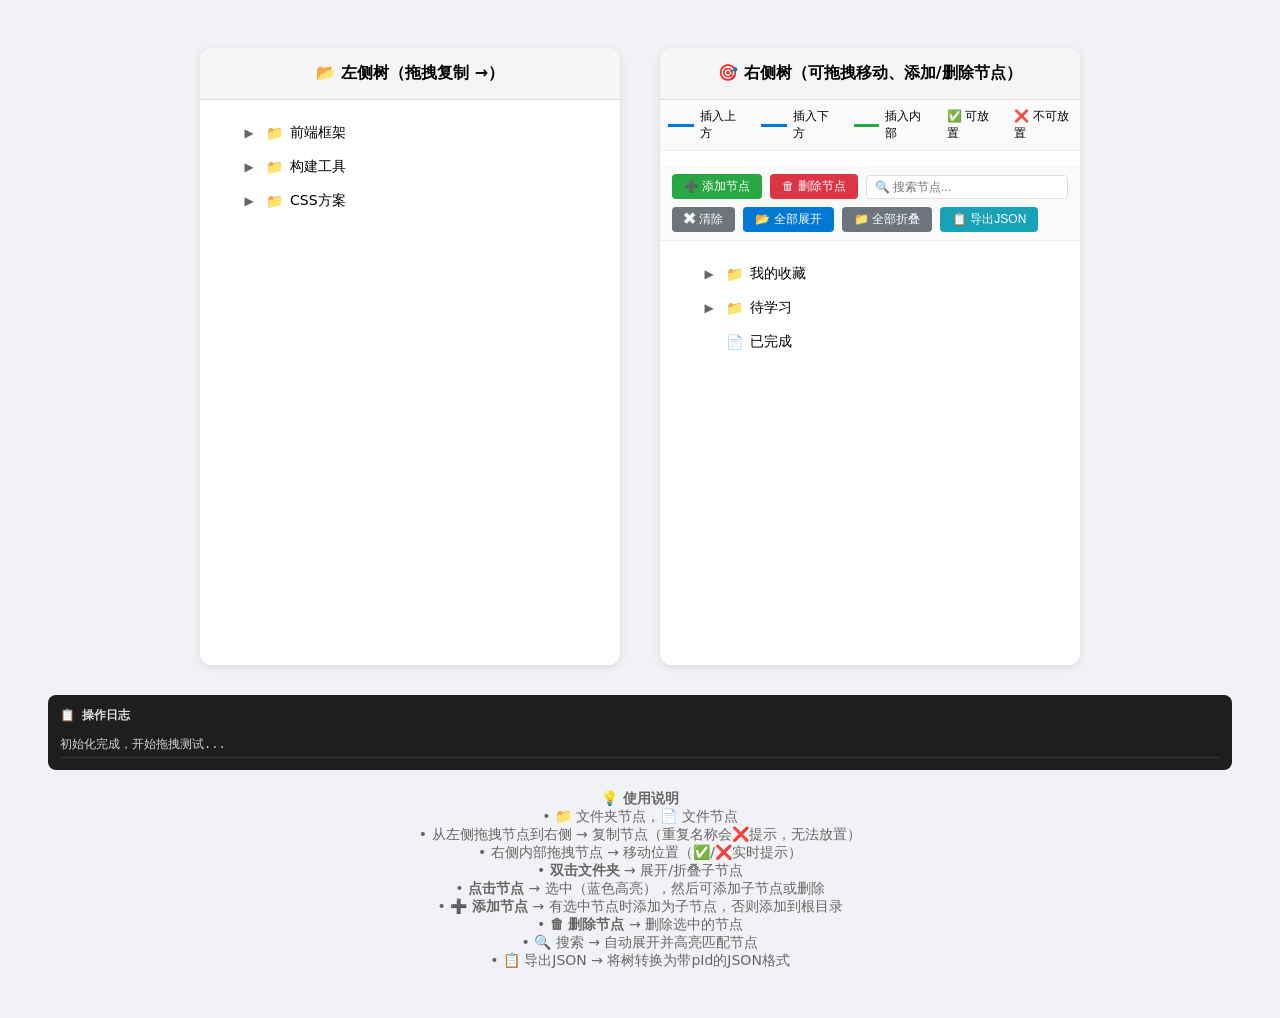
<file: jquery-tree/index.html>
<!DOCTYPE html>
<html lang="zh-CN">

<head>
    <meta charset="UTF-8">
    <title>SimpleTree - 外部工具栏版</title>
    <script src="https://code.jquery.com/jquery-3.7.1.min.js"></script>
    <link rel="stylesheet" href="simple-tree.css">
    <script src="simple-tree.js"></script>
    <style>
        body {
            font-family: system-ui, -apple-system, sans-serif;
            background: #f0f2f5;
            padding: 40px;
        }

        .container {
            display: flex;
            gap: 40px;
            justify-content: center;
            flex-wrap: wrap;
        }

        .tree-panel {
            width: 420px;
            background: white;
            border-radius: 12px;
            box-shadow: 0 2px 8px rgba(0, 0, 0, 0.1);
            overflow: hidden;
        }

        .tree-panel h3 {
            margin: 0;
            padding: 15px;
            background: #f5f5f5;
            border-bottom: 1px solid #ddd;
            text-align: center;
            font-size: 16px;
        }

        .tree-panel .simple-tree {
            padding: 12px;
            min-height: 400px;
            max-height: 500px;
            overflow-y: auto;
        }

        .toolbar {
            padding: 8px 12px;
            border-bottom: 1px solid #eee;
            background: #fafafa;
            display: flex;
            gap: 8px;
            align-items: center;
            flex-wrap: wrap;
        }

        .toolbar button {
            padding: 4px 12px;
            border: none;
            border-radius: 4px;
            cursor: pointer;
            font-size: 12px;
            transition: background 0.2s;
        }

        .toolbar .add-btn {
            background: #28a745;
            color: white;
        }

        .toolbar .add-btn:hover {
            background: #218838;
        }

        .toolbar .delete-btn {
            background: #dc3545;
            color: white;
        }

        .toolbar .delete-btn:hover {
            background: #c82333;
        }

        .toolbar .search-input {
            flex: 1;
            padding: 4px 8px;
            border: 1px solid #ddd;
            border-radius: 4px;
            font-size: 12px;
            outline: none;
        }

        .toolbar .search-input:focus {
            border-color: #0078d4;
        }

        .toolbar .search-clear {
            background: #6c757d;
            color: white;
        }

        .toolbar .search-clear:hover {
            background: #5a6268;
        }

        .log-panel {
            margin-top: 30px;
            background: #1e1e1e;
            color: #d4d4d4;
            border-radius: 8px;
            padding: 12px;
            font-family: monospace;
            font-size: 12px;
            max-height: 200px;
            overflow-y: auto;
        }

        .log-panel h4 {
            margin: 0 0 8px 0;
            color: #ddd;
        }

        .log-entry {
            padding: 4px 0;
            border-bottom: 1px solid #333;
        }

        .info {
            text-align: center;
            margin-top: 20px;
            color: #666;
            font-size: 14px;
        }

        .legend {
            display: flex;
            justify-content: center;
            gap: 20px;
            margin-bottom: 15px;
            font-size: 12px;
            padding: 8px;
            background: #fafafa;
            border-bottom: 1px solid #eee;
        }

        .legend-item {
            display: inline-flex;
            align-items: center;
            gap: 6px;
        }

        .legend-before {
            width: 30px;
            height: 3px;
            background: #0078d4;
        }

        .legend-after {
            width: 30px;
            height: 3px;
            background: #0078d4;
        }

        .legend-inside {
            width: 30px;
            height: 3px;
            background: #28a745;
        }
    </style>
</head>

<body>
    <div class="container">
        <!-- 左侧树 -->
        <div class="tree-panel">
            <h3>📂 左侧树（拖拽复制 →）</h3>
            <div id="leftTree"></div>
        </div>

        <!-- 右侧树 -->
        <div class="tree-panel">
            <h3>🎯 右侧树（可拖拽移动、添加/删除节点）</h3>
            <div class="legend">
                <span class="legend-item"><span class="legend-before"></span> 插入上方</span>
                <span class="legend-item"><span class="legend-after"></span> 插入下方</span>
                <span class="legend-item"><span class="legend-inside"></span> 插入内部</span>
                <span class="legend-item">✅ 可放置</span>
                <span class="legend-item">❌ 不可放置</span>
            </div>
            <div class="toolbar">
                <button class="add-btn" id="addNodeBtn">➕ 添加节点</button>
                <button class="delete-btn" id="deleteNodeBtn">🗑 删除节点</button>
                <input type="text" class="search-input" id="searchInput" placeholder="🔍 搜索节点...">
                <button class="search-clear" id="clearSearchBtn">✖ 清除</button>
                <button class="expand-btn" id="expandAllBtn" style="background:#0078d4;color:white;">📂 全部展开</button>
                <button class="collapse-btn" id="collapseAllBtn" style="background:#6c757d;color:white;">📁
                    全部折叠</button>
                <button class="json-btn" id="exportJsonBtn" style="background:#17a2b8;color:white;">📋 导出JSON</button>
            </div>
            <div id="rightTree"></div>
        </div>
    </div>

    <div class="log-panel" id="logPanel">
        <h4>📋 操作日志</h4>
        <div class="log-entry">初始化完成，开始拖拽测试...</div>
    </div>
    <div class="info">
        💡 <strong>使用说明</strong><br>
        • 📁 文件夹节点，📄 文件节点<br>
        • 从左侧拖拽节点到右侧 → 复制节点（重复名称会❌提示，无法放置）<br>
        • 右侧内部拖拽节点 → 移动位置（✅/❌实时提示）<br>
        • <strong>双击文件夹</strong> → 展开/折叠子节点<br>
        • <strong>点击节点</strong> → 选中（蓝色高亮），然后可添加子节点或删除<br>
        • <strong>➕ 添加节点</strong> → 有选中节点时添加为子节点，否则添加到根目录<br>
        • <strong>🗑 删除节点</strong> → 删除选中的节点<br>
        • 🔍 搜索 → 自动展开并高亮匹配节点<br>
        • 📋 导出JSON → 将树转换为带pId的JSON格式
    </div>

    <script>
        $(function () {
            function addLog(msg, type) {
                const colors = { copy: '#64b5f6', move: '#ffb74d', error: '#ef5350', info: '#8bc34a', add: '#28a745', delete: '#dc3545' };
                const logHtml = `<div class="log-entry" style="color: ${colors[type] || colors.info}">[${new Date().toLocaleTimeString()}] ${msg}</div>`;
                $('#logPanel').append(logHtml);
                $('#logPanel').scrollTop($('#logPanel')[0].scrollHeight);
            }

            // 左侧树数据
            const leftData = [
                {
                    id: "L1", text: "前端框架", children: [
                        { id: "L1-1", text: "Vue.js" },
                        { id: "L1-2", text: "React" },
                        { id: "L1-3", text: "Angular" }
                    ]
                },
                {
                    id: "L2", text: "构建工具", children: [
                        { id: "L2-1", text: "Webpack" },
                        { id: "L2-2", text: "Vite" }
                    ]
                },
                {
                    id: "L3", text: "CSS方案", children: [
                        { id: "L3-1", text: "Tailwind" },
                        { id: "L3-2", text: "CSS Modules" }
                    ]
                }
            ];

            // 右侧树数据
            let rightData = [
                {
                    id: "R1", text: "我的收藏", children: [
                        { id: "R1-1", text: "jQuery技巧" },
                        { id: "R1-2", text: "CSS Grid" }
                    ]
                },
                {
                    id: "R2", text: "待学习", children: [
                        { id: "R2-1", text: "TypeScript" },
                        {
                            id: "R2-2", text: "Node.js", children: [
                                { id: "R2-2-1", text: "Express" },
                                { id: "R2-2-2", text: "Nest.js" }
                            ]
                        }
                    ]
                },
                { id: "R3", text: "已完成", children: [] }
            ];

            // 初始化左侧树
            $('#leftTree').simpleTree({
                data: leftData,
                treeType: 'left',
                defaultCollapsed: true,
                keepIdOnCopy: true,
                onDragEnd: function (node, success) {
                    if (success) {
                        addLog(`📋 复制成功: "${node.text}"`, 'copy');
                        // 获取右侧树数据
                        const rightData = $('#rightTree').simpleTree('getData');
                        console.log('右侧树数据:', rightData);
                    }
                },
                onDragStart: function (node, type) {
                    addLog(`🚀 开始拖拽: "${node.text}"`, 'info');
                }
            });

            // 初始化右侧树
            function initRightTree() {
                $('#rightTree').simpleTree({
                    data: JSON.parse(JSON.stringify(rightData)),
                    treeType: 'right',
                    defaultCollapsed: true,
                    keepIdOnCopy: true,
                    onCopy: function (source, cloned, targetId, position) {
                        addLog(`📋 复制: "${source.text}" → ${targetId || '根节点'} (${position})`, 'copy');
                        rightData = $('#rightTree').simpleTree('getData');
                    },
                    onMove: function (node, targetId, position) {
                        addLog(`🔄 移动: "${node.text}" → ${targetId} (${position})`, 'move');
                        rightData = $('#rightTree').simpleTree('getData');
                    },
                    onAddNode: function (node, parentId) {
                        addLog(`➕ 添加节点: "${node.text}" → ${parentId ? '子节点' : '根节点'}`, 'add');
                        rightData = $('#rightTree').simpleTree('getData');
                    },
                    onDeleteNode: function (node) {
                        addLog(`🗑 删除节点: "${node.text}"`, 'delete');
                        rightData = $('#rightTree').simpleTree('getData');
                    },
                    onDragStart: function (node, type) {
                        addLog(`🚀 开始拖拽: "${node.text}" (内部移动)`, 'info');
                    },
                    onDragEnd: function (node, success) {
                        if (success) addLog(`✅ 移动成功: "${node.text}"`, 'move');
                        else addLog(`❌ 移动取消: "${node.text}"`, 'error');
                    }
                });
            }

            initRightTree();

            // ========== 外部调用方法 ==========

            // 添加节点
            $('#addNodeBtn').on('click', function () {
                const selectedNode = $('#rightTree').simpleTree('getSelected');
                const targetId = selectedNode ? selectedNode.id : null;
                const nodeName = prompt('请输入节点名称：', '新节点');
                if (nodeName) {
                    const result = $('#rightTree').simpleTree('addNode', nodeName, targetId);
                    if (result) {
                        addLog(`➕ 添加节点成功: "${nodeName}"`, 'add');
                    }
                }
            });

            // 删除选中的节点
            $('#deleteNodeBtn').on('click', function () {
                $('#rightTree').simpleTree('deleteSelected');
            });

            // 搜索节点
            let searchTimeout;
            $('#searchInput').on('input', function () {
                clearTimeout(searchTimeout);
                const keyword = $(this).val();
                searchTimeout = setTimeout(() => {
                    $('#rightTree').simpleTree('search', keyword);
                }, 300);
            });

            // 清除搜索
            $('#clearSearchBtn').on('click', function () {
                $('#searchInput').val('');
                $('#rightTree').simpleTree('clearSearch');
                addLog('🔍 已清除搜索', 'info');
            });

            // 全部展开
            $('#expandAllBtn').on('click', function () {
                $('#rightTree').simpleTree('expandAll');
                addLog('📂 全部展开', 'info');
            });

            // 全部折叠
            $('#collapseAllBtn').on('click', function () {
                $('#rightTree').simpleTree('collapseAll');
                addLog('📁 全部折叠', 'info');
            });

            // 导出JSON
            $('#exportJsonBtn').on('click', function () {
                const jsonStr = $('#rightTree').simpleTree('toJson', true);
                console.log('JSON数据:', jsonStr);
                addLog('📋 已导出JSON，请在控制台查看', 'info');

                // 也可以复制到剪贴板
                // navigator.clipboard.writeText(jsonStr);
                alert('JSON数据已输出到控制台');
            });

            // 重置右侧树按钮（可选）
            $('#resetRight').on('click', function () {
                rightData = [
                    {
                        id: "R1", text: "我的收藏", children: [
                            { id: "R1-1", text: "jQuery技巧" },
                            { id: "R1-2", text: "CSS Grid" }
                        ]
                    },
                    {
                        id: "R2", text: "待学习", children: [
                            { id: "R2-1", text: "TypeScript" },
                            {
                                id: "R2-2", text: "Node.js", children: [
                                    { id: "R2-2-1", text: "Express" },
                                    { id: "R2-2-2", text: "Nest.js" }
                                ]
                            }
                        ]
                    },
                    { id: "R3", text: "已完成", children: [] }
                ];
                initRightTree();
                addLog('🔄 右侧树已重置', 'info');
            });
        });
    </script>
</body>

</html>
</file>
<file: jquery-tree/simple-tree.css>
/* simple-tree.css - 完整版（优化光标样式） */

/* ========== 基础样式 ========== */
.simple-tree {
    user-select: none;
    font-family: system-ui, -apple-system, 'Segoe UI', Roboto, sans-serif;
    font-size: 14px;
    min-height: 200px;
}

.simple-tree ul {
    list-style: none;
    padding-left: 20px;
    margin: 5px 0;
}

.simple-tree li {
    list-style: none;
    margin: 2px 0;
    padding: 0;
}

/* ========== 节点样式 ========== */
.simple-tree .tree-node {
    display: flex;
    align-items: center;
    padding: 6px 8px;
    margin: 2px 0;
    background: transparent;
    border: none;
    border-radius: 6px;
    /* 【修改1】默认光标：手指 */
    cursor: pointer;
    transition: all 0.15s ease;
    gap: 6px;
}

/* 【修改2】节点按下时：抓取 */
.simple-tree .tree-node:active {
    cursor: grabbing;
}

/* 【修改3】拖拽中的节点：抓取 + 半透明 */
.simple-tree .tree-node.dragging {
    cursor: grabbing !important;
    opacity: 0.4;
}

.simple-tree .tree-node:hover {
    background: rgba(0, 120, 212, 0.08);
}

.simple-tree .tree-node.selected {
    background: rgba(33, 150, 243, 0.15);
}

/* ========== 折叠/展开箭头 ========== */
.simple-tree .toggle-icon {
    display: inline-flex;
    align-items: center;
    justify-content: center;
    width: 18px;
    height: 18px;
    flex-shrink: 0;
    /* 【修改4】箭头保持手指 */
    cursor: pointer;
    font-size: 12px;
    color: #666;
}

.simple-tree .toggle-icon:active {
    cursor: pointer;
}

.simple-tree .toggle-icon:not(.empty)::before {
    content: "▶";
}

.simple-tree li:not(.collapsed) > .tree-node .toggle-icon:not(.empty)::before {
    content: "▼";
}

.simple-tree .toggle-icon.empty {
    visibility: hidden;
    cursor: default;
}

/* ========== 节点图标 ========== */
.simple-tree .node-icon {
    display: inline-flex;
    align-items: center;
    justify-content: center;
    width: 20px;
    height: 20px;
    flex-shrink: 0;
    font-size: 14px;
}

.simple-tree .tree-node.folder .node-icon::before {
    content: "📁";
}

.simple-tree li:not(.collapsed) > .tree-node.folder .node-icon::before {
    content: "📂";
}

.simple-tree .tree-node.leaf .node-icon::before {
    content: "📄";
}

/* ========== 搜索高亮 ========== */
.simple-tree .tree-node.highlight {
    background: #fff3cd;
}

/* ========== 拖拽放置样式 ========== */
.simple-tree .tree-node.drag-over-before {
    border-top: 2px solid #0078d4;
    background: rgba(0, 120, 212, 0.05);
}

.simple-tree .tree-node.drag-over-after {
    border-bottom: 2px solid #0078d4;
    background: rgba(0, 120, 212, 0.05);
}

.simple-tree .tree-node.drag-over-inside {
    background: rgba(40, 167, 69, 0.1);
    box-shadow: inset 0 0 0 1px #28a745;
}

/* ========== 空树样式 ========== */
.simple-tree-empty {
    min-height: 150px;
    border: 2px dashed #ccc;
    border-radius: 8px;
    margin: 10px;
    display: flex;
    align-items: center;
    justify-content: center;
    transition: all 0.2s ease;
}

.simple-tree-empty .empty-placeholder {
    color: #999;
    font-size: 14px;
    text-align: center;
    padding: 20px;
}

.simple-tree-empty.drag-over-empty {
    border: 2px solid #28a745;
    background: #e8f5e9;
}

.simple-tree-empty.drag-over-empty .empty-placeholder {
    color: #28a745;
}

/* ========== 拖拽克隆体 ========== */
.simple-tree-clone {
    position: fixed;
    z-index: 9999;
    background: white;
    border-radius: 6px;
    padding: 6px 12px;
    box-shadow: 2px 2px 10px rgba(0,0,0,0.2);
    opacity: 0.95;
    font-size: 14px;
    pointer-events: none;
    white-space: nowrap;
    display: flex;
    align-items: center;
    gap: 8px;
}

.simple-tree-clone.valid {
    border: 2px solid #28a745;
    background: #e8f5e9;
}

.simple-tree-clone.invalid {
    border: 2px solid #dc3545;
    background: #ffe8e8;
}

.simple-tree-clone::before {
    content: "❌";
    font-size: 14px;
}

.simple-tree-clone.valid::before {
    content: "✅";
}
</file>
